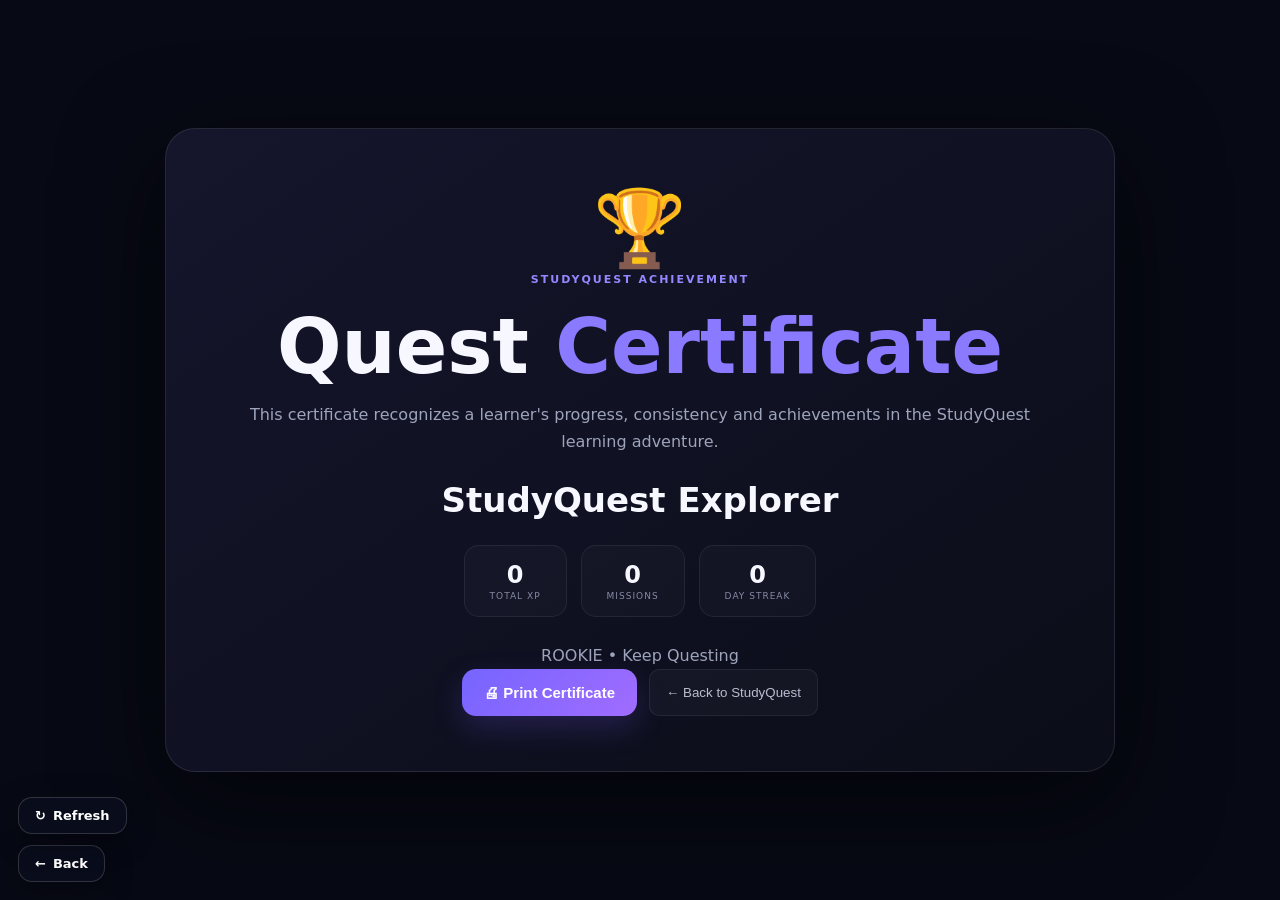
<file: certificate.html>
<!doctype html><html lang="en"><head><meta charset="utf-8"><meta name="viewport" content="width=device-width,initial-scale=1"><title>StudyQuest — Achievement Certificate</title><link rel="stylesheet" href="style.css"><link rel="stylesheet" href="background-music.css"><style>body{display:grid;place-items:center;min-height:100vh;padding:25px}.cert{width:min(950px,100%);padding:55px;text-align:center;border:1px solid #ffffff18;border-radius:30px;background:linear-gradient(145deg,#15152c,#0b0d18);box-shadow:0 30px 100px #0008}.cert h1{font-size:clamp(42px,7vw,76px);margin:10px}.cert h1 span{color:#897aff}.cert h2{font-size:28px;margin:20px 0 8px}.cert p{color:#9da4bb;line-height:1.7}.medal{font-size:75px}.name{font-size:34px;font-weight:900;margin:25px 0}.stats{display:flex;justify-content:center;gap:14px;flex-wrap:wrap;margin:25px}.stat{padding:15px 25px;border:1px solid #ffffff12;border-radius:15px;background:#ffffff06}.stat b{display:block;font-size:24px}.stat small{color:#858ba5}.actions{display:flex;justify-content:center;gap:12px;flex-wrap:wrap}@media print{body{background:white;color:#111}.cert{box-shadow:none;border:3px solid #111}.actions{display:none}.cert p{color:#333}}</style><link rel="stylesheet" href="navigation.css"></head><body data-back-fallback="home.html"><main class="cert"><div class="medal">🏆</div><div class="eyebrow">STUDYQUEST ACHIEVEMENT</div><h1>Quest <span>Certificate</span></h1><p>This certificate recognizes a learner's progress, consistency and achievements in the StudyQuest learning adventure.</p><div class="name" id="student">StudyQuest Explorer</div><div class="stats"><div class="stat"><b id="xp">0</b><small>TOTAL XP</small></div><div class="stat"><b id="done">0</b><small>MISSIONS</small></div><div class="stat"><b id="streak">0</b><small>DAY STREAK</small></div></div><p id="rank">Rookie Explorer</p><div class="actions"><button class="primary" onclick="window.print()">🖨 Print Certificate</button><button class="ghost" onclick="location.href='index.html'">← Back to StudyQuest</button></div></main><script>const g=k=>Number(localStorage.getItem(k)||0);document.getElementById('xp').textContent=g('sqXp');document.getElementById('done').textContent=['math','science','english','hindi','ss'].reduce((n,s)=>n+Math.max(0,Math.min(20,g('sqProgress_'+s,1)-1)),0);document.getElementById('streak').textContent=g('sqStreak');const n=+document.getElementById('done').textContent;document.getElementById('rank').textContent=n>=50?'LEGEND • Elite Learner':n>=30?'MASTER • Advanced Learner':n>=20?'CHAMPION • Quest Leader':n>=10?'EXPLORER • Rising Learner':'ROOKIE • Keep Questing';const p=localStorage.getItem('sqStudentProfile');if(p)try{const x=JSON.parse(p);if(x.name)document.getElementById('student').textContent=x.name}catch(e){}</script><script src="background-music.js"></script><script src="navigation.js"></script></body></html>
</file>
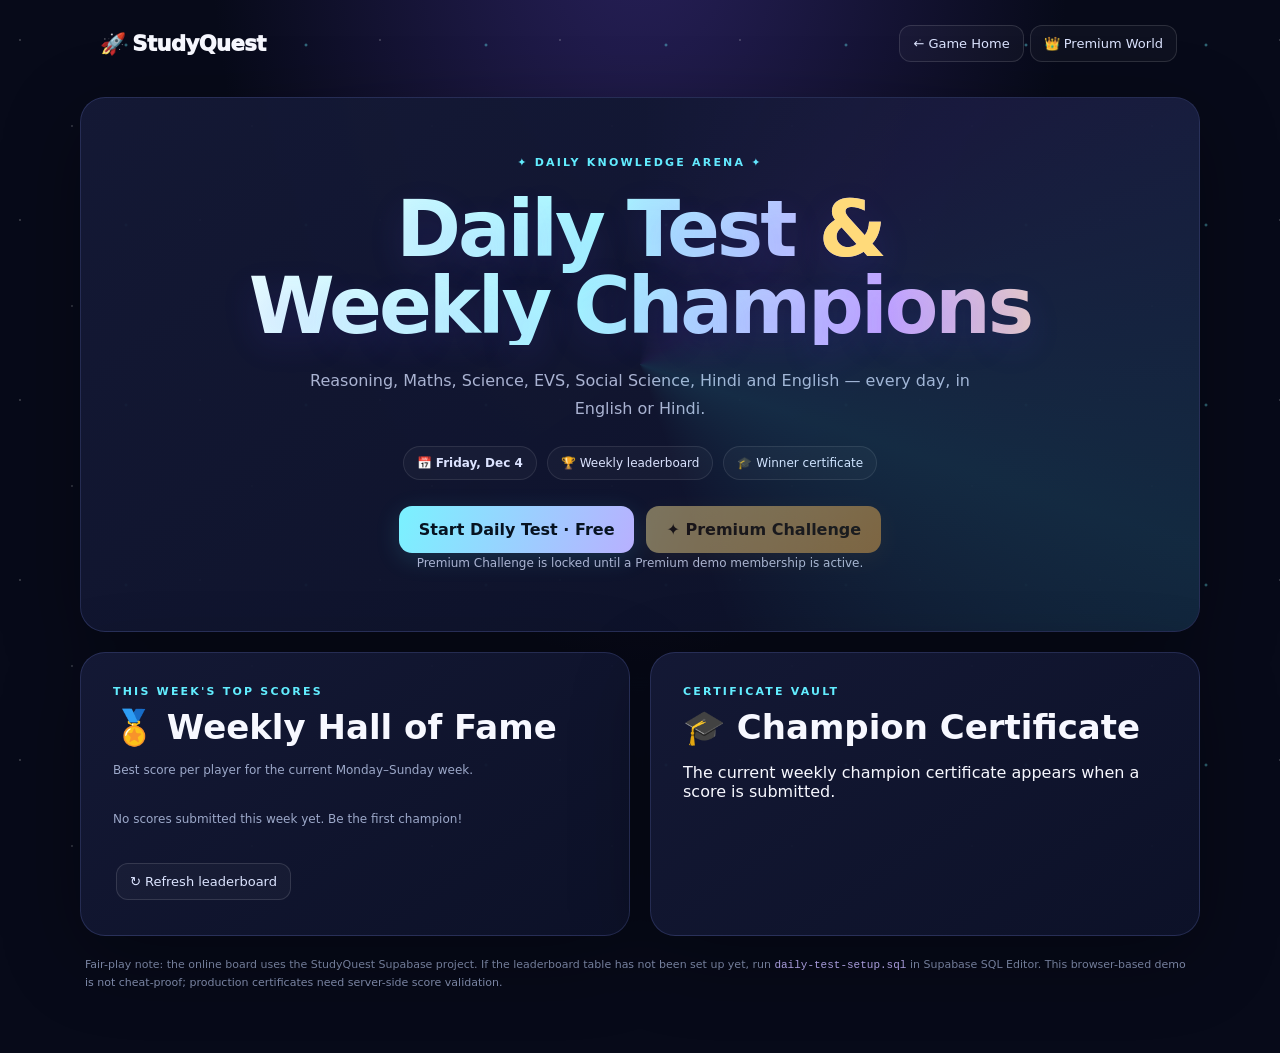
<file: daily-test.html>
<!doctype html>
<html lang="en"><head><meta charset="UTF-8"><meta name="viewport" content="width=device-width,initial-scale=1"><meta name="theme-color" content="#080b22"><title>Daily & Weekly Championship | StudyQuest</title><link rel="stylesheet" href="./daily-test.css"></head>
<body><div class="dt-stars"></div><header class="dt-top"><a class="dt-brand" href="./home.html">🚀 StudyQuest</a><div><a href="./home.html" class="dt-back">← Game Home</a><a href="./premium-world.html" class="dt-back">👑 Premium World</a></div></header>
<main class="dt-shell"><section class="dt-hero"><div class="dt-eyebrow">✦ DAILY KNOWLEDGE ARENA ✦</div><h1>Daily Test <span>&</span><br>Weekly Champions</h1><p>Reasoning, Maths, Science, EVS, Social Science, Hindi and English — every day, in English or Hindi.</p><div class="dt-meta"><span>📅 <b id="todayLabel">Today's challenge</b></span><span>🏆 Weekly leaderboard</span><span>🎓 Winner certificate</span></div><div class="dt-actions"><button id="startFree" class="dt-btn primary">Start Daily Test · Free</button><button id="startPremium" class="dt-btn premium">✦ Premium Challenge</button></div><p id="premiumHint" class="dt-note">Premium Challenge is available with an active Premium demo membership.</p></section>
<section class="dt-panel" id="testPanel" hidden><div class="dt-test-head"><div><span class="dt-eyebrow" id="modeLabel">DAILY TEST</span><h2 id="testTitle">Ready, Explorer?</h2></div><label class="dt-language">Language <select id="language"><option value="en">English</option><option value="hi">हिन्दी</option></select></label></div><div class="dt-progress"><i id="progressFill"></i></div><div class="dt-question-meta"><span id="questionNo">Question 1</span><span id="subjectTag">Reasoning</span><span id="scoreTag">Score: 0</span></div><h3 id="questionText"></h3><div id="optionList" class="dt-options"></div><div id="questionFeedback" class="dt-feedback" aria-live="polite"></div><div class="dt-test-foot"><button id="nextQuestion" class="dt-btn primary" disabled>Next →</button><button id="quitTest" class="dt-back">Exit test</button></div></section>
<section class="dt-panel" id="resultPanel" hidden><div class="dt-trophy">🏆</div><div class="dt-eyebrow">CHALLENGE COMPLETE</div><h2 id="resultHeading">Your result</h2><div class="dt-score-big" id="finalScore">0 / 14</div><p id="resultMessage"></p><label class="dt-name-label">Name for the leaderboard and certificate<input id="playerName" maxlength="40" placeholder="Enter your display name" autocomplete="nickname"></label><button id="submitScore" class="dt-btn primary">Save score & check leaderboard</button><p id="submitStatus" class="dt-note" aria-live="polite"></p><button id="retryTest" class="dt-btn premium">Try today's test again</button></section>
<section class="dt-board-grid"><article class="dt-panel"><div class="dt-eyebrow">THIS WEEK'S TOP SCORES</div><h2>🏅 Weekly Hall of Fame</h2><p class="dt-note">Best score per player for the current Monday–Sunday week.</p><div id="leaderboard" class="dt-leaderboard"><p>Loading leaderboard…</p></div><button id="refreshBoard" class="dt-back">↻ Refresh leaderboard</button></article><article class="dt-panel dt-certificate-panel"><div class="dt-eyebrow">CERTIFICATE VAULT</div><h2>🎓 Champion Certificate</h2><p id="certificateMessage">The current weekly champion's certificate will appear here when a score is available.</p><div id="certificate" class="dt-certificate" hidden><div class="cert-top">STUDYQUEST · WEEKLY CHAMPION</div><div class="cert-medal">🏆</div><h3>Certificate of Excellence</h3><p>This certificate is proudly presented to</p><strong id="certName"></strong><p>for achieving the highest verified submitted score in the StudyQuest Weekly Championship.</p><div class="cert-score" id="certScore"></div><small id="certWeek"></small><div class="cert-developer-signature" aria-label="Developer signature"><span class="cert-signature-mark">Rudra</span><span class="cert-signature-caption">SIGNATURE OF DEVELOPER</span></div><div class="cert-footer">LEARN · THINK · ACHIEVE</div></div><button id="printCertificate" class="dt-btn primary" hidden>Print / Save certificate</button></article></section>
<div class="dt-disclaimer">Fair-play note: the online board uses the StudyQuest Supabase project. If the leaderboard table has not been set up yet, run <code>daily-test-setup.sql</code> in Supabase SQL Editor. This browser-based demo is not cheat-proof; production certificates need server-side score validation.</div></main><script src="./daily-test.js"></script></body></html>
</file>
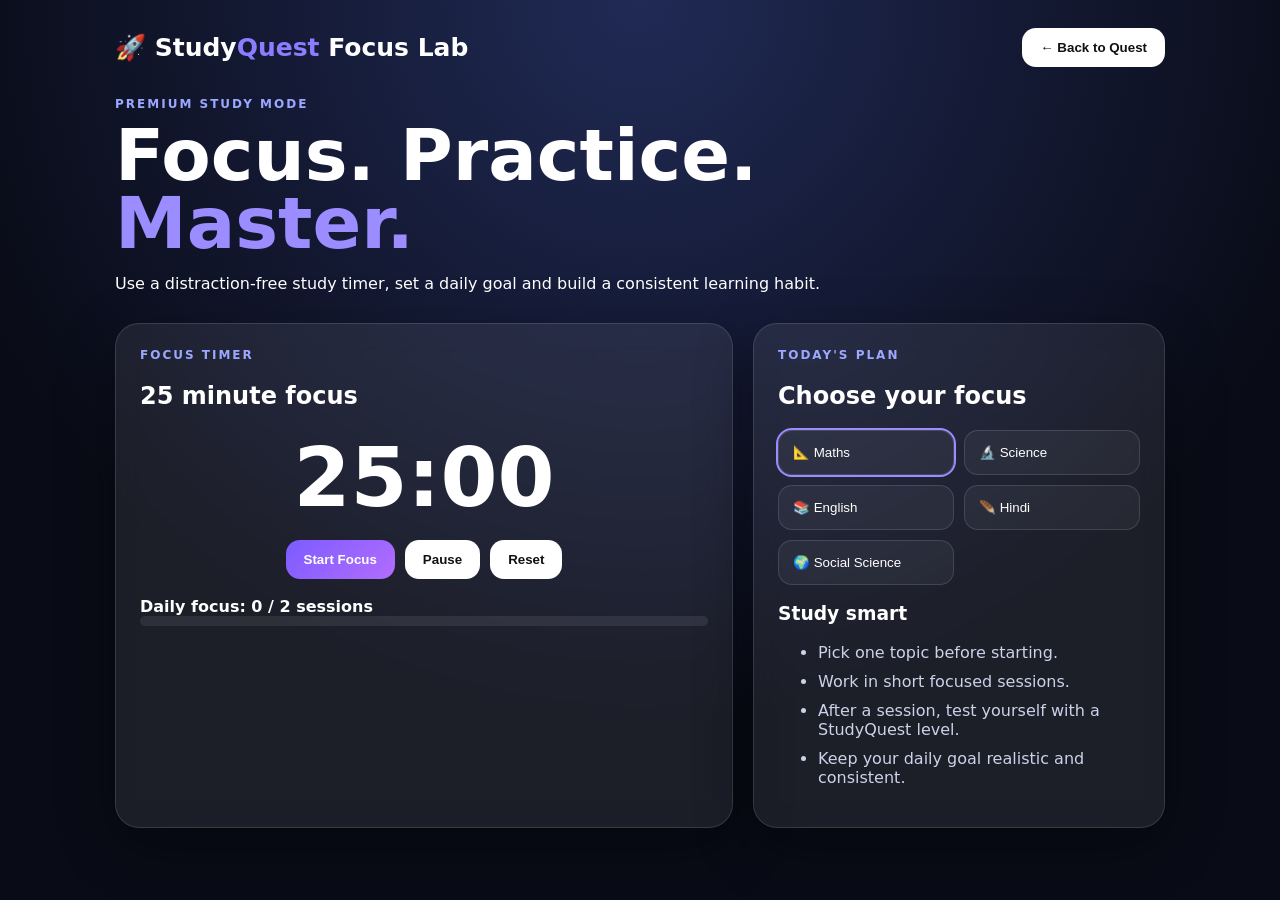
<file: focus.html>
<!DOCTYPE html><html lang="en"><head><meta charset="UTF-8"><meta name="viewport" content="width=device-width,initial-scale=1.0"><title>StudyQuest Focus Lab</title><style>body{margin:0;font-family:system-ui,Segoe UI,sans-serif;background:radial-gradient(circle at top,#202a55,#090b16 65%);color:#fff;min-height:100vh}.wrap{max-width:1050px;margin:auto;padding:28px}.top{display:flex;justify-content:space-between;align-items:center;gap:15px}.brand{font-size:25px;font-weight:900}.brand span{color:#8c7cff}.btn{border:0;border-radius:14px;padding:12px 18px;font-weight:800;cursor:pointer;background:#fff;color:#111}.hero{margin:30px 0}.eyebrow{letter-spacing:2px;font-size:12px;color:#9ca8ff;font-weight:900}.hero h1{font-size:clamp(38px,7vw,72px);line-height:.95;margin:10px 0}.hero h1 span{color:#9b8cff}.grid{display:grid;grid-template-columns:1.2fr .8fr;gap:20px}@media(max-width:800px){.grid{grid-template-columns:1fr}}.card{background:rgba(255,255,255,.08);border:1px solid rgba(255,255,255,.12);border-radius:24px;padding:24px;box-shadow:0 18px 60px #0005;backdrop-filter:blur(14px)}.timer{font-size:82px;font-weight:900;text-align:center;margin:15px 0}.controls{display:flex;justify-content:center;gap:10px;flex-wrap:wrap}.primary{background:linear-gradient(135deg,#7c5cff,#b26cff);color:#fff}.subject{display:grid;grid-template-columns:repeat(2,1fr);gap:10px;margin-top:15px}.subject button{padding:14px;border:1px solid #ffffff20;border-radius:14px;background:#ffffff0d;color:#fff;cursor:pointer;text-align:left}.subject button.active{outline:2px solid #9b8cff}.goal{margin-top:18px}.bar{height:10px;background:#ffffff15;border-radius:99px;overflow:hidden}.bar i{display:block;height:100%;width:0;background:linear-gradient(90deg,#7c5cff,#62e8bd);transition:.4s}.tips li{margin:10px 0;color:#cdd2e8}</style></head><body><div class="wrap"><div class="top"><div class="brand">🚀 Study<span>Quest</span> Focus Lab</div><button class="btn" onclick="location.href='index.html'">← Back to Quest</button></div><section class="hero"><div class="eyebrow">PREMIUM STUDY MODE</div><h1>Focus. Practice.<br><span>Master.</span></h1><p>Use a distraction-free study timer, set a daily goal and build a consistent learning habit.</p></section><div class="grid"><section class="card"><div class="eyebrow">FOCUS TIMER</div><h2 id="mode">25 minute focus</h2><div class="timer" id="time">25:00</div><div class="controls"><button class="btn primary" id="start">Start Focus</button><button class="btn" id="pause">Pause</button><button class="btn" id="reset">Reset</button></div><div class="goal"><b id="goalText">Daily focus: 0 / 2 sessions</b><div class="bar"><i id="goalBar"></i></div></div></section><section class="card"><div class="eyebrow">TODAY'S PLAN</div><h2>Choose your focus</h2><div class="subject" id="subjects"></div><div class="tips"><h3>Study smart</h3><ul><li>Pick one topic before starting.</li><li>Work in short focused sessions.</li><li>After a session, test yourself with a StudyQuest level.</li><li>Keep your daily goal realistic and consistent.</li></ul></div></section></div></div><script>const subjects=['📐 Maths','🔬 Science','📚 English','🪶 Hindi','🌍 Social Science'];let sec=1500,running=false,id=null,done=+localStorage.getItem('sqFocusSessions')||0;const time=document.getElementById('time'),start=document.getElementById('start'),bar=document.getElementById('goalBar'),goal=document.getElementById('goalText');document.getElementById('subjects').innerHTML=subjects.map((x,i)=>`<button ${i===0?'class="active"':''} onclick="pick(this)">${x}</button>`).join('');function pick(b){document.querySelectorAll('.subject button').forEach(x=>x.classList.remove('active'));b.classList.add('active')}function draw(){let m=Math.floor(sec/60),s=sec%60;time.textContent=String(m).padStart(2,'0')+':'+String(s).padStart(2,'0');goal.textContent=`Daily focus: ${Math.min(done,2)} / 2 sessions`;bar.style.width=Math.min(100,done/2*100)+'%'}start.onclick=()=>{if(running)return;running=true;id=setInterval(()=>{sec--;draw();if(sec<=0){clearInterval(id);running=false;done++;localStorage.setItem('sqFocusSessions',done);alert('🎉 Focus session complete! Great work.');sec=1500;draw()}},1000)};document.getElementById('pause').onclick=()=>{clearInterval(id);running=false};document.getElementById('reset').onclick=()=>{clearInterval(id);running=false;sec=1500;draw()};draw();</script></body></html>
</file>
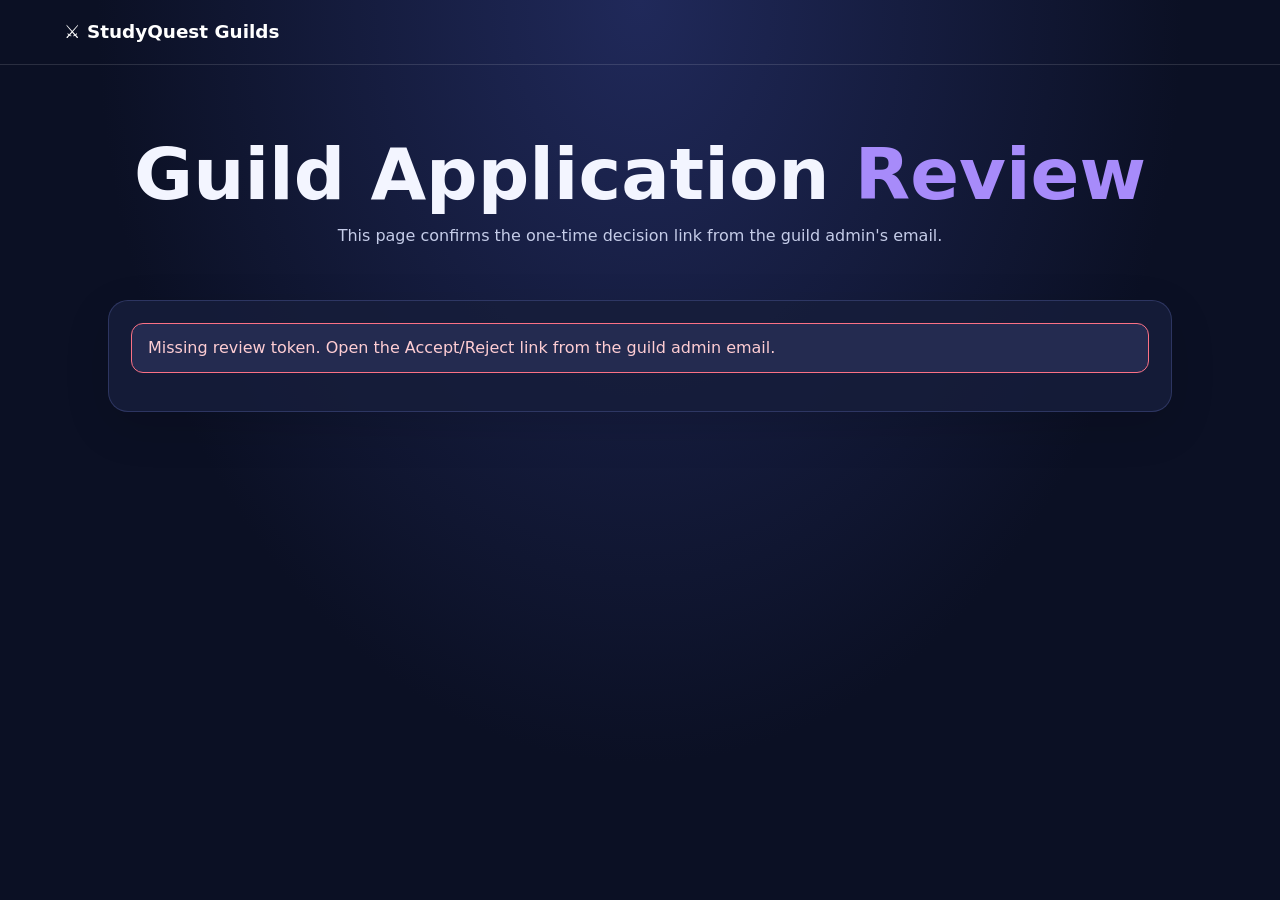
<file: guild-review.html>
<!doctype html>
<html lang="en"><head><meta charset="utf-8"><meta name="viewport" content="width=device-width,initial-scale=1"><meta name="theme-color" content="#10152e"><title>Review Guild Application — StudyQuest</title><link rel="stylesheet" href="guild.css"><script src="guild-config.js"></script></head>
<body><header><a class="brand" href="guild.html">⚔️ StudyQuest Guilds</a></header><main><section class="hero"><h1>Guild Application <span>Review</span></h1><p>This page confirms the one-time decision link from the guild admin's email.</p></section><section class="panel"><div id="reviewNotice" class="notice">Checking your secure review link…</div><p id="reviewDetail"></p><a id="backLink" href="guild.html" style="display:none">Return to Guild Hall</a></section></main>
<script>
(async()=>{
 const notice=document.getElementById('reviewNotice'),detail=document.getElementById('reviewDetail');
 const params=new URLSearchParams(location.search),token=params.get('token');
 if(!token){notice.className='notice error';notice.textContent='Missing review token. Open the Accept/Reject link from the guild admin email.';return;}
 notice.textContent='Processing your one-time decision…';
 try{
  const response=await fetch('https://cfoyqyplnmxsxyxyfdbb.supabase.co/functions/v1/guild-email',{
   method:'POST',headers:{'Content-Type':'application/json','apikey':window.SQ_GUILD_SUPABASE_ANON_KEY||''},
   body:JSON.stringify({action:'reviewEmailToken',token})
  });
  const result=await response.json();
  if(!response.ok)throw new Error(result.error||'The review link could not be processed.');
  notice.className='notice success';notice.textContent=result.message||'Decision saved.';
  detail.textContent='You can close this page or return to the Guild Hall.';
  document.getElementById('backLink').style.display='inline-block';
 }catch(e){notice.className='notice error';notice.textContent=e.message||'Review failed. Please contact the StudyQuest administrator.';}
})();
</script></body></html>
</file>
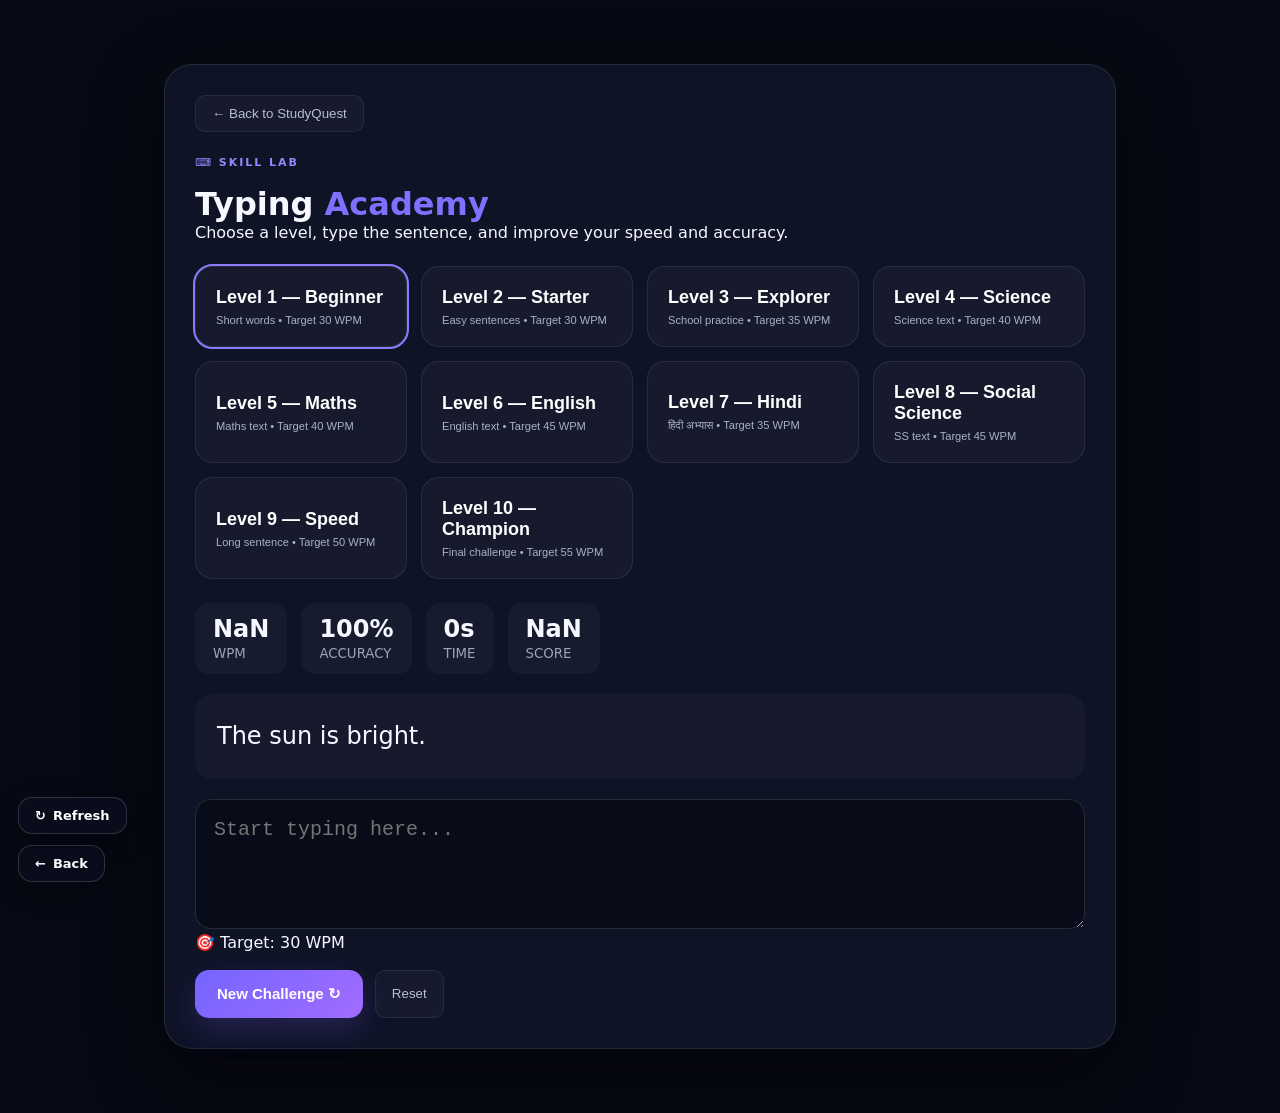
<file: typing.html>
<!doctype html><html lang="en"><head><meta charset="utf-8"><meta name="viewport" content="width=device-width,initial-scale=1"><title>StudyQuest — Typing Levels</title><link rel="stylesheet" href="style.css"><link rel="stylesheet" href="background-music.css"><style>.typing-wrap{max-width:1000px;margin:40px auto;padding:24px}.typing-card{background:#111528ee;border:1px solid #ffffff18;border-radius:28px;padding:30px;box-shadow:0 25px 80px #0007}.levels{display:grid;grid-template-columns:repeat(auto-fit,minmax(170px,1fr));gap:14px;margin:24px 0}.tlevel{padding:20px;border:1px solid #ffffff15;border-radius:18px;background:#ffffff08;color:#fff;text-align:left;cursor:pointer;transition:.2s}.tlevel:hover{transform:translateY(-4px)}.tlevel.active{outline:2px solid #8b7cff}.tlevel b{display:block;font-size:18px}.tlevel small{display:block;color:#aab0c4;margin-top:6px}.typing-text{font-size:24px;line-height:1.7;padding:22px;border-radius:18px;background:#ffffff08;margin:20px 0}.typing-input{width:100%;min-height:130px;resize:vertical;padding:18px;border-radius:16px;border:1px solid #ffffff20;background:#080b18;color:#fff;font-size:20px;outline:none}.typing-stats{display:flex;gap:14px;flex-wrap:wrap;margin:18px 0}.typing-stat{padding:12px 18px;border-radius:14px;background:#ffffff09}.typing-stat b{display:block;font-size:24px}.typing-stat small{color:#9da4bb}.typing-actions{display:flex;gap:12px;flex-wrap:wrap;margin-top:18px}.ok{color:#55dda2}.bad{color:#ff7887}</style><link rel="stylesheet" href="navigation.css"></head><body data-back-fallback="home.html"><div class="typing-wrap"><div class="typing-card"><button class="ghost" onclick="location.href='index.html'">← Back to StudyQuest</button><div class="eyebrow" style="margin-top:24px">⌨️ SKILL LAB</div><h1>Typing <span>Academy</span></h1><p>Choose a level, type the sentence, and improve your speed and accuracy.</p><div id="levels" class="levels"></div><div class="typing-stats"><div class="typing-stat"><b id="wpm">0</b><small>WPM</small></div><div class="typing-stat"><b id="accuracy">100%</b><small>ACCURACY</small></div><div class="typing-stat"><b id="time">0s</b><small>TIME</small></div><div class="typing-stat"><b id="score">0</b><small>SCORE</small></div></div><div id="target" class="typing-text"></div><textarea id="input" class="typing-input" placeholder="Start typing here..." spellcheck="false" autocomplete="off"></textarea><div id="status"></div><div class="typing-actions"><button class="primary" onclick="newChallenge()">New Challenge ↻</button><button class="ghost" onclick="resetPractice()">Reset</button></div></div></div><script>const levels=[['Beginner','Short words','The sun is bright.','30'],['Starter','Easy sentences','I like to learn new things.','30'],['Explorer','School practice','Students read books every day.','35'],['Science','Science text','Plants need sunlight, water and air to grow.','40'],['Maths','Maths text','Mathematics helps us understand numbers and patterns.','40'],['English','English text','Reading improves vocabulary and communication skills.','45'],['Hindi','हिंदी अभ्यास','अच्छी आदतें हमें रोज़ बेहतर सीखने में मदद करती हैं।','35'],['Social Science','SS text','India has many cultures, languages and traditions.','45'],['Speed','Long sentence','Practice typing carefully first, then increase your speed.','50'],['Champion','Final challenge','Learning becomes exciting when practice turns into a daily quest.','55']];let selected=0,start=0,done=false;const $=x=>document.getElementById(x);function renderLevels(){levels.forEach((v,i)=>{const b=document.createElement('button');b.className='tlevel'+(i===selected?' active':'');b.innerHTML=`<b>Level ${i+1} — ${v[0]}</b><small>${v[1]} • Target ${v[3]} WPM</small>`;b.onclick=()=>{selected=i;document.querySelectorAll('.tlevel').forEach(x=>x.classList.remove('active'));b.classList.add('active');newChallenge()};$('levels').appendChild(b)})}function newChallenge(){const v=levels[selected];$('target').textContent=v[2];$('input').value='';$('status').textContent=`🎯 Target: ${v[3]} WPM`;start=0;done=false;update()}function resetPractice(){newChallenge()}function update(){const typed=$('input').value,target=$('target').textContent;if(!start&&typed.length)start=Date.now();let correct=0;for(let i=0;i<typed.length&&i<target.length;i++)if(typed[i]===target[i])correct++;const acc=typed.length?Math.round(correct/typed.length*100):100;const elapsed=start?Math.max(1,(Date.now()-start)/1000):0;const wpm=Math.round((correct/5)/(elapsed/60));$('accuracy').textContent=Math.max(0,acc)+'%';$('wpm').textContent=wpm;$('time').textContent=Math.floor(elapsed)+'s';$('score').textContent=Math.max(0,Math.round(wpm*acc/100*10));if(typed===target&&!done){done=true;const targetW=+levels[selected][3];$('status').innerHTML=wpm>=targetW?`<p class="ok">🏆 Level ${selected+1} complete! Target reached.</p>`:`<p class="bad">Sentence complete. Reach ${targetW} WPM to master this level.</p>`}else if(typed.length>target.length){$('status').innerHTML='<p class="bad">Too many characters — check your typing.</p>'}else if(typed.length){$('status').textContent=`${correct}/${typed.length} characters correct • Target ${levels[selected][3]} WPM`}}$('input').addEventListener('input',update);setInterval(()=>{if(start&&!done)update()},500);renderLevels();newChallenge();</script><script src="background-music.js"></script><script src="navigation.js"></script></body></html>
</file>
<file: style.css>
*{box-sizing:border-box;margin:0;padding:0}body{font-family:Inter,system-ui,-apple-system,Segoe UI,sans-serif;background:#070914;color:#f7f8ff;min-height:100vh;overflow-x:hidden}.bg-orb{position:fixed;width:450px;height:450px;border-radius:50%;filter:blur(100px);opacity:.18;pointer-events:none;animation:orb 10s ease-in-out infinite alternate}.orb-one{background:#795cff;top:-180px;left:-130px}.orb-two{background:#00d9ff;right:-180px;bottom:-180px;animation-delay:-4s}#particles{position:fixed;inset:0;pointer-events:none;overflow:hidden;z-index:0}.particle{position:absolute;width:3px;height:3px;background:#fff;border-radius:50%;opacity:.45;animation:twinkle var(--d) ease-in-out infinite;left:var(--x);top:var(--y)}.topbar{height:76px;border-bottom:1px solid #ffffff12;background:#090c18d9;backdrop-filter:blur(18px);display:flex;align-items:center;justify-content:space-between;padding:0 6%;position:relative;z-index:3}.brand{font-size:22px;font-weight:800;display:flex;gap:10px;align-items:center}.brand>span:last-child>span,h1 span,h2 span{color:#8170ff}.brand-icon{font-size:25px;animation:rocket 2s ease-in-out infinite}.stats{display:flex;gap:25px}.stats div{display:flex;flex-direction:column;align-items:center;gap:2px}.stats small{font-size:9px;color:#7d839d;letter-spacing:1px}.stats b{font-size:14px}.screen{display:none;max-width:1180px;margin:auto;padding:55px 6% 35px;min-height:calc(100vh - 120px);position:relative;z-index:1}.screen.active{display:block;animation:screenIn .5s ease}.hero{display:grid;grid-template-columns:1.05fr .95fr;align-items:center;gap:50px;min-height:540px}.eyebrow{font-size:11px;letter-spacing:2px;color:#9488ff;font-weight:800;margin-bottom:16px}.hero h1{font-size:clamp(54px,7vw,86px);line-height:.98;letter-spacing:-4px}.hero p{color:#a7abc0;font-size:17px;line-height:1.7;max-width:560px;margin:25px 0 30px}.primary{border:0;border-radius:14px;background:linear-gradient(135deg,#7565ff,#a16cff);color:white;padding:15px 22px;font-size:15px;font-weight:800;cursor:pointer;box-shadow:0 12px 30px #765cff35;transition:.25s;position:relative;overflow:hidden}.primary:before{content:'';position:absolute;inset:0;background:linear-gradient(110deg,transparent 25%,#ffffff55 50%,transparent 75%);transform:translateX(-120%);animation:shine 3s infinite}.primary:hover{transform:translateY(-4px) scale(1.02);box-shadow:0 18px 40px #765cff66}.primary span{margin-left:18px}.pulse{animation:buttonPulse 2.4s infinite}.hero-card{height:430px;border:1px solid #ffffff14;border-radius:35px;background:radial-gradient(circle at 50% 40%,#292456,#101326 58%);position:relative;display:grid;place-items:center;overflow:hidden;box-shadow:inset 0 0 80px #6d5cff12,0 30px 80px #0005}.hero-card:after{content:'';position:absolute;width:260px;height:70px;border:1px solid #ffffff18;border-radius:50%;transform:rotate(-20deg);animation:orbit 7s linear infinite}.stars{position:absolute;top:35px;color:#aaa0ff;font-size:18px;letter-spacing:8px;animation:twinkle 2s infinite}.planet{font-size:165px;filter:drop-shadow(0 0 40px #7364ff66);animation:float 4s ease-in-out infinite}.hero-character{position:absolute;font-size:96px;bottom:55px;right:26%;z-index:2;filter:drop-shadow(0 15px 15px #0008);animation:heroFloat 3s ease-in-out infinite}.character-glow{position:absolute;width:100px;height:35px;background:#806cff55;filter:blur(18px);bottom:-3px;left:0;z-index:-1}.jet{position:absolute;bottom:48px;right:22%;font-size:45px;transform:rotate(-20deg);animation:jet 1.5s ease-in-out infinite}.floating-card{position:absolute;padding:11px 15px;background:#161a2d;border:1px solid #ffffff14;border-radius:12px;font-weight:700;font-size:12px;box-shadow:0 10px 30px #0008;animation:cardFloat 3s ease-in-out infinite}.fc1{top:70px;right:30px}.fc2{bottom:70px;left:25px;animation-delay:-1.2s}.features{display:grid;grid-template-columns:repeat(3,1fr);gap:14px}.features div{background:#ffffff06;border:1px solid #ffffff0d;padding:20px;border-radius:18px;display:grid;grid-template-columns:35px 1fr;gap:3px 10px;transition:.25s}.features div:hover{transform:translateY(-6px);background:#ffffff0b;border-color:#8170ff44}.features b{font-size:14px}.features small{color:#858ba5;grid-column:2;font-size:11px}.section-head,.quiz-top{display:flex;align-items:center;justify-content:space-between;margin-bottom:35px}.section-head h2{font-size:42px;letter-spacing:-2px}.ghost{background:#ffffff08;color:#b9bdd0;border:1px solid #ffffff12;padding:10px 16px;border-radius:10px;cursor:pointer;transition:.2s}.ghost:hover{background:#ffffff12;transform:translateY(-2px)}.subject-grid{display:grid;grid-template-columns:repeat(2,1fr);gap:18px}.subject{border:1px solid #ffffff12;border-radius:24px;text-align:left;padding:28px;background:#ffffff06;color:white;cursor:pointer;transition:.35s;min-height:210px;position:relative;overflow:hidden}.subject:before{content:'';position:absolute;width:160px;height:160px;border-radius:50%;background:#7867ff22;right:-60px;top:-60px;filter:blur(4px)}.subject:hover{transform:translateY(-8px) scale(1.015);border-color:#796cff88;box-shadow:0 20px 50px #0005}.subject-icon{font-size:42px;margin-bottom:20px;transition:.4s}.subject:hover .subject-icon{transform:scale(1.18) rotate(-8deg)}.subject h3{font-size:24px}.subject p{color:#8e94aa;margin:8px 0 20px}.subject strong{font-size:12px;color:#9589ff}.mini-character{position:absolute;right:25px;bottom:18px;font-size:60px;filter:drop-shadow(0 8px 8px #0007);animation:miniFloat 2.5s ease-in-out infinite}.level-grid{display:grid;grid-template-columns:repeat(3,1fr);gap:15px}.level-card{min-height:110px;border:1px solid #ffffff12;border-radius:18px;background:#ffffff06;color:#fff;padding:18px;display:grid;grid-template-columns:48px 1fr;gap:12px;text-align:left;cursor:pointer;transition:.3s;position:relative;overflow:hidden}.level-card:hover:not(:disabled){transform:translateY(-6px);border-color:#8170ff88;background:#ffffff0b;box-shadow:0 16px 35px #0005}.level-card.current{border-color:#8170ff66;box-shadow:0 0 28px #7565ff18}.level-card.done{border-color:#35d99a44}.level-card:disabled{cursor:not-allowed;opacity:.42}.level-number{width:48px;height:48px;border-radius:14px;display:grid;place-items:center;background:#ffffff0b;font-size:18px;font-weight:900}.done .level-number{background:#35d99a22;color:#55dda2}.current .level-number{background:#7867ff33;color:#b7afff}.level-card b,.level-card small{display:block}.level-card b{font-size:14px}.level-card small{color:#858ba5;margin-top:5px;font-size:11px;line-height:1.3}.level-card em{position:absolute;right:13px;bottom:12px;font-style:normal;font-size:8px;letter-spacing:1px;color:#888fa6}.current em{color:#9c91ff}.done em{color:#55dda2}.quiz-top{gap:20px}.progress-wrap{width:min(480px,50%);display:flex;align-items:center;gap:12px}.progress{height:8px;background:#ffffff0d;border-radius:20px;overflow:hidden;flex:1}.progress i{display:block;height:100%;width:20%;background:linear-gradient(90deg,#6f60ff,#00d4ff);transition:.4s;box-shadow:0 0 12px #7164ff}.progress-wrap span{font-size:11px;color:#8b91a7}.lives{letter-spacing:3px}.quiz-card{max-width:800px;margin:30px auto;background:#111528dd;border:1px solid #ffffff12;border-radius:28px;padding:45px;position:relative;text-align:center;box-shadow:0 30px 70px #0006}.quiz-card:before{content:'';position:absolute;inset:-1px;border-radius:28px;background:linear-gradient(120deg,#ffffff10,transparent,#8170ff15);pointer-events:none}.quiz-avatar{font-size:60px;animation:heroFloat 2.8s ease-in-out infinite}.quiz-label{font-size:11px;color:#8e83ff;letter-spacing:2px;font-weight:800}.level-chip{display:inline-block;margin-top:12px;padding:7px 12px;border-radius:999px;background:#7867ff18;border:1px solid #7867ff33;color:#aaa1ff;font-size:10px;font-weight:800}.timer{position:absolute;right:25px;top:22px;background:#ffffff08;border-radius:20px;padding:8px 13px;font-size:12px;color:#bfc4d5}.quiz-card h2{font-size:30px;line-height:1.35;margin:25px auto 30px;max-width:650px}.answers{display:grid;grid-template-columns:repeat(2,1fr);gap:12px}.answer{padding:17px;border:1px solid #ffffff12;background:#ffffff05;color:#eef0f8;border-radius:13px;cursor:pointer;font-weight:700;transition:.25s;position:relative;overflow:hidden}.answer:hover{border-color:#796cff;background:#796cff12;transform:translateY(-3px)}.answer.correct{border-color:#3ddc97;background:#3ddc9720;animation:correct .45s ease}.answer.wrong{border-color:#ff6577;background:#ff657715;animation:wrong .4s ease}.feedback{min-height:28px;margin-top:18px;font-size:13px;font-weight:700}.result-card{max-width:650px;margin:50px auto;text-align:center;background:#111528ee;border:1px solid #ffffff12;border-radius:30px;padding:50px;box-shadow:0 30px 90px #0007;animation:resultPop .7s cubic-bezier(.2,.8,.2,1)}.trophy{font-size:80px;margin-bottom:5px;animation:trophy 1.8s ease-in-out infinite}.victory-character{font-size:65px;animation:heroFloat 2s ease-in-out infinite}.result-card h2{font-size:42px}.result-card p{color:#999fb5;margin:12px 0 30px}.result-stats{display:grid;grid-template-columns:repeat(3,1fr);gap:12px;margin-bottom:30px}.result-stats div{background:#ffffff06;padding:18px;border-radius:14px}.result-stats b,.result-stats small{display:block}.result-stats b{font-size:23px}.result-stats small{font-size:9px;color:#858ba0;letter-spacing:1px;margin-top:4px}.result-actions{display:flex;justify-content:center;gap:12px;flex-wrap:wrap}@keyframes float{50%{transform:translateY(-15px) rotate(2deg)}}@keyframes heroFloat{50%{transform:translateY(-14px) rotate(2deg)}}@keyframes miniFloat{50%{transform:translateY(-8px)}}@keyframes cardFloat{50%{transform:translateY(-7px)}}@keyframes rocket{50%{transform:translateY(-4px) rotate(-5deg)}}@keyframes jet{50%{transform:rotate(-20deg) translateX(8px)}}@keyframes orbit{to{transform:rotate(340deg)}}@keyframes twinkle{0%,100%{opacity:.15;transform:scale(.7)}50%{opacity:.8;transform:scale(1.5)}}@keyframes shine{55%,100%{transform:translateX(120%)}}@keyframes buttonPulse{50%{box-shadow:0 15px 42px #765cff66}}@keyframes screenIn{from{opacity:0;transform:translateY(12px)}to{opacity:1;transform:none}}@keyframes resultPop{from{opacity:0;transform:scale(.9) translateY(20px)}to{opacity:1;transform:none}}@keyframes trophy{50%{transform:translateY(-8px) rotate(4deg)}}@keyframes correct{50%{transform:scale(1.04)}}@keyframes wrong{25%,75%{transform:translateX(-5px)}50%{transform:translateX(5px)}}@keyframes orb{to{transform:translate(70px,30px) scale(1.15)}}@keyframes burst{to{transform:translate(calc(-50% + var(--dx)),calc(-50% + var(--dy))) scale(.2);opacity:0}}@media(max-width:900px){.level-grid{grid-template-columns:repeat(2,1fr)}}@media(max-width:800px){.hero{grid-template-columns:1fr}.hero-card{height:310px}.features{grid-template-columns:1fr}.subject-grid,.level-grid{grid-template-columns:1fr}.answers{grid-template-columns:1fr}.stats{gap:12px}.quiz-card{padding:30px 20px}.section-head h2{font-size:32px}.hero h1{letter-spacing:-3px}.screen{padding-top:35px}}
</file>
<file: background-music.css>
.sq-music-button{
position:fixed;right:20px;bottom:20px;z-index:9999;
display:flex;align-items:center;gap:8px;padding:11px 16px;
border:1px solid rgba(255,255,255,.2);border-radius:999px;
background:rgba(9,14,35,.82);color:#fff;backdrop-filter:blur(14px);
box-shadow:0 10px 30px rgba(0,0,0,.28);cursor:pointer;
font:700 13px/1 system-ui,sans-serif;transition:.2s ease;
}
.sq-music-button:hover{transform:translateY(-2px);box-shadow:0 14px 34px rgba(0,0,0,.36)}
.sq-music-icon{font-size:18px;line-height:1}
.sq-music-label{white-space:nowrap}
@media(max-width:600px){.sq-music-button{right:12px;bottom:12px;padding:10px 13px}.sq-music-label{display:none}}
</file>
<file: navigation.css>
/* StudyQuest universal back navigation */
.sq-back-btn{position:fixed;left:18px;bottom:18px;z-index:10000;display:flex;align-items:center;gap:7px;padding:11px 16px;border:1px solid rgba(255,255,255,.16);border-radius:14px;background:rgba(10,14,30,.82);color:#fff;font:800 13px/1 system-ui,sans-serif;cursor:pointer;backdrop-filter:blur(12px);box-shadow:0 8px 30px rgba(0,0,0,.3);transition:.2s}.sq-back-btn:hover{transform:translateY(-3px);box-shadow:0 12px 34px rgba(124,58,237,.3)}.sq-back-btn:active{transform:scale(.96)}@media(max-width:600px){.sq-back-btn{left:12px;bottom:12px;padding:10px 13px;font-size:12px}}
.sq-refresh-btn{position:fixed;left:18px;bottom:66px;z-index:10000;display:flex;align-items:center;gap:7px;padding:11px 16px;border:1px solid rgba(255,255,255,.16);border-radius:14px;background:rgba(10,14,30,.82);color:#fff;font:800 13px/1 system-ui,sans-serif;cursor:pointer;backdrop-filter:blur(12px);box-shadow:0 8px 30px rgba(0,0,0,.3);transition:.2s}.sq-refresh-btn:hover{transform:translateY(-3px);box-shadow:0 12px 34px rgba(34,211,238,.25)}.sq-refresh-btn:active{transform:scale(.96)}.sq-refresh-btn.spinning span{animation:sqSpin .55s linear}@keyframes sqSpin{to{transform:rotate(360deg)}}@media(max-width:600px){.sq-refresh-btn{left:12px;bottom:60px;padding:10px 13px;font-size:12px}}
</file>
<file: daily-test.css>
:root{color-scheme:dark;--bg:#070a19;--panel:#10162d;--cyan:#62edff;--purple:#a28bff;--gold:#ffda7a;--muted:#aab3d2;--white:#f7f8ff}*{box-sizing:border-box}body{margin:0;min-height:100vh;background:radial-gradient(ellipse at 50% -15%,#29215d 0,transparent 48%),#070a19;color:var(--white);font-family:Inter,system-ui,Segoe UI,sans-serif}.dt-stars{position:fixed;inset:0;pointer-events:none;z-index:-1;background-image:radial-gradient(1px 1px at 20px 40px,#fff9,transparent),radial-gradient(2px 2px at 70% 25%,#6aefff99,transparent),radial-gradient(1px 1px at 40% 70%,#fff8,transparent);background-size:180px 180px;animation:stars 22s linear infinite}@keyframes stars{to{background-position:180px 180px}}a{color:inherit;text-decoration:none}.dt-top{max-width:1120px;margin:auto;padding:22px 20px;display:flex;justify-content:space-between;gap:12px;align-items:center}.dt-brand{font-weight:950;font-size:21px;letter-spacing:-.5px}.dt-back{display:inline-flex;align-items:center;gap:7px;border:1px solid #ffffff20;background:#ffffff08;color:#dce4ff;padding:10px 13px;border-radius:12px;cursor:pointer;font:inherit;font-size:13px;margin:3px}.dt-shell{width:min(1120px,calc(100% - 30px));margin:10px auto 60px}.dt-hero,.dt-panel{border:1px solid #8b9aff30;background:linear-gradient(145deg,#151a37eF,#0d1229f2);border-radius:25px;box-shadow:0 22px 80px #0005;position:relative;overflow:hidden}.dt-hero{padding:clamp(25px,5vw,58px);text-align:center;transform-style:preserve-3d}.dt-hero:before{content:'';position:absolute;inset:-60%;background:conic-gradient(from 0deg,transparent,#8a5cff12,#42eaff1c,transparent 45%);animation:rotate 18s linear infinite;pointer-events:none}@keyframes rotate{to{transform:rotate(360deg)}}.dt-eyebrow{color:var(--cyan);font-size:11px;font-weight:900;letter-spacing:2.2px}.dt-hero h1{position:relative;font-size:clamp(42px,8vw,78px);line-height:.99;letter-spacing:-3px;margin:22px 0;background:linear-gradient(100deg,#fff,#a6f7ff 45%,#c4a7ff 75%,#ffe49a);color:transparent;background-clip:text;text-shadow:0 12px 35px #5a4aff24}.dt-hero h1 span{color:var(--gold)}.dt-hero>p{color:var(--muted);max-width:680px;margin:0 auto;line-height:1.7}.dt-meta{display:flex;justify-content:center;flex-wrap:wrap;gap:10px;margin:24px 0}.dt-meta span{padding:9px 13px;border:1px solid #ffffff18;background:#ffffff08;border-radius:99px;font-size:12px;color:#dce3ff}.dt-actions{display:flex;justify-content:center;gap:12px;flex-wrap:wrap;margin-top:26px}.dt-btn{border:0;border-radius:13px;padding:14px 20px;font-weight:900;cursor:pointer;transition:transform .2s,box-shadow .2s;font:inherit;font-weight:850}.dt-btn:hover:not(:disabled){transform:translateY(-3px);box-shadow:0 12px 28px #0005}.dt-btn:disabled{opacity:.45;cursor:not-allowed}.dt-btn.primary{color:#071321;background:linear-gradient(110deg,#7af2ff,#b8b0ff);box-shadow:0 6px 24px #50dfff25}.dt-btn.premium{color:#241600;background:linear-gradient(110deg,#ffe99a,#ffb84f);box-shadow:0 6px 24px #ffca5a20}.dt-note{font-size:12px;color:#9ca8c9;line-height:1.6}.dt-panel{padding:clamp(20px,3vw,32px);margin-top:20px}.dt-test-head{display:flex;align-items:center;justify-content:space-between;gap:15px}.dt-panel h2{margin:9px 0 14px;font-size:clamp(23px,4vw,34px)}.dt-language{font-size:12px;color:var(--muted)}select,input{font:inherit;color:var(--white);background:#080d21;border:1px solid #6674a855;border-radius:10px;padding:10px}.dt-progress{height:7px;background:#ffffff12;border-radius:9px;overflow:hidden;margin:22px 0}.dt-progress i{display:block;width:0;height:100%;background:linear-gradient(90deg,var(--cyan),var(--purple),var(--gold));transition:width .25s}.dt-question-meta{display:flex;justify-content:space-between;gap:10px;flex-wrap:wrap;color:#aab5d8;font-size:12px}.dt-question-meta span:nth-child(2){color:var(--cyan);font-weight:800}.dt-panel h3#questionText{font-size:clamp(19px,3vw,27px);line-height:1.45;margin:24px 0}.dt-options{display:grid;grid-template-columns:repeat(2,minmax(0,1fr));gap:12px}.dt-option{padding:16px;text-align:left;background:#ffffff07;color:var(--white);border:1px solid #ffffff1c;border-radius:14px;cursor:pointer;min-height:60px}.dt-option:hover{border-color:#62edff88;background:#62edff0d}.dt-option.chosen{border-color:var(--cyan);background:#62edff18}.dt-option.correct{border-color:#68e7a0;background:#42db8b17}.dt-option.wrong{border-color:#ff8799;background:#ff647717}.dt-feedback{min-height:26px;margin-top:15px;color:var(--gold);font-size:13px}.dt-test-foot{display:flex;justify-content:space-between;align-items:center;gap:10px;margin-top:14px}.dt-score-big{font-size:clamp(42px,8vw,68px);font-weight:950;color:var(--gold);margin:12px 0}.dt-name-label{display:grid;gap:8px;max-width:420px;color:#d5ddf6;font-size:13px;margin:18px 0}.dt-name-label input{width:100%}.dt-board-grid{display:grid;grid-template-columns:1fr 1fr;gap:20px}.dt-leaderboard{display:grid;gap:8px;margin:18px 0}.dt-row{display:grid;grid-template-columns:36px 1fr auto;align-items:center;gap:10px;padding:12px;border:1px solid #ffffff13;background:#ffffff06;border-radius:12px}.dt-rank{font-weight:950;color:var(--gold)}.dt-row small{display:block;color:#aab3d2;margin-top:4px}.dt-row strong{font-size:14px}.dt-row .points{color:var(--cyan);font-weight:900}.dt-certificate{background:linear-gradient(140deg,#f9f2d9,#fffdf3 50%,#e8e3ff);color:#24234a;border:5px double #c6a65b;border-radius:9px;text-align:center;padding:24px 15px;margin:18px 0;box-shadow:0 15px 35px #0005}.cert-top,.cert-footer{font-size:10px;letter-spacing:2px;font-weight:950;color:#77622b}.cert-medal{font-size:38px;margin:12px}.dt-certificate h3{font-family:Georgia,serif;font-size:25px;margin:5px;color:#352765}.dt-certificate p{font-family:Georgia,serif;line-height:1.5;font-size:12px}.dt-certificate strong{display:block;font-family:Georgia,serif;font-size:26px;color:#8a6321;border-bottom:1px solid #c7ad72;padding:8px;margin:10px auto;overflow-wrap:anywhere}.cert-score{font-weight:900;margin:8px}.dt-certificate small{display:block;color:#5e5875;margin:10px}.cert-footer{border-top:1px solid #d5c18c;padding-top:12px}.dt-disclaimer{font-size:11px;color:#8591b2;line-height:1.7;margin:20px 5px}.dt-disclaimer code{color:#c4b6ff}@media(max-width:720px){.dt-board-grid{grid-template-columns:1fr}.dt-options{grid-template-columns:1fr}.dt-top{align-items:flex-start}.dt-top>div{display:grid}.dt-hero h1{letter-spacing:-1.5px}.dt-test-head{align-items:flex-start;flex-direction:column}}@media print{body{background:white;color:#222}.dt-top,.dt-hero,.dt-panel:not(.dt-certificate-panel),.dt-disclaimer,.dt-certificate-panel>.dt-eyebrow,.dt-certificate-panel>h2,.dt-certificate-panel>p,.dt-certificate-panel>button{display:none!important}.dt-shell,.dt-board-grid,.dt-certificate-panel{display:block!important;margin:0;padding:0;border:0;box-shadow:none;background:white}.dt-certificate{display:block!important;max-width:760px;margin:25px auto;box-shadow:none;break-inside:avoid}.dt-certificate-panel{visibility:visible!important}}
/* Fix: keep answer choices clearly visible on every screen */
#optionList.dt-options{display:grid!important;grid-template-columns:repeat(2,minmax(0,1fr));gap:12px;visibility:visible!important;opacity:1!important;min-height:1px;position:relative;z-index:2;}
#optionList .dt-option{display:block!important;visibility:visible!important;opacity:1!important;width:100%;min-height:60px;padding:16px;text-align:left;background:#171f3d!important;color:#f7f8ff!important;border:1px solid #62edff70!important;border-radius:14px;cursor:pointer;white-space:normal;overflow-wrap:anywhere;font-size:16px;line-height:1.45;}
#optionList .dt-option:disabled{opacity:1!important;cursor:default;}
#optionList .dt-option.correct{background:#12422f!important;border-color:#68e7a0!important;}
#optionList .dt-option.wrong{background:#4a202d!important;border-color:#ff8799!important;}
@media(max-width:720px){#optionList.dt-options{grid-template-columns:1fr;}}

/* Small developer signature on every generated weekly champion certificate */
.cert-developer-signature{display:flex;flex-direction:column;align-items:center;gap:1px;margin:9px auto 10px;max-width:180px;color:#55416c;}
.cert-signature-mark{font-family:"Segoe Script","Brush Script MT",cursive;font-size:24px;font-style:italic;font-weight:700;line-height:1.05;transform:rotate(-5deg);border-bottom:1px solid #9b8b6b;padding:0 16px 2px;min-width:100px;}
.cert-signature-caption{font-family:Arial,sans-serif;font-size:6px!important;letter-spacing:1.1px;color:#5e5875!important;font-weight:800;line-height:1.3;}
@media print{.cert-developer-signature{break-inside:avoid;}}
</file>
<file: guild.css>
*{box-sizing:border-box}body{margin:0;background:radial-gradient(ellipse at top,#20295a,#0b1024 60%);color:#f3f5ff;font:16px/1.5 system-ui,Segoe UI,sans-serif;min-height:100vh}header{display:flex;justify-content:space-between;align-items:center;padding:18px max(5vw,18px);border-bottom:1px solid #ffffff20}a{color:#b7c8ff;text-decoration:none}.brand{font-weight:900;font-size:1.15rem;color:white}main{max-width:1100px;margin:auto;padding:24px 18px 60px}.hero{text-align:center;padding:36px 0}.eyebrow{letter-spacing:.16em;font-size:.75rem;color:#a7b6ff;font-weight:800}.hero h1{font-size:clamp(2.6rem,7vw,4.5rem);line-height:1.05;margin:12px}.hero h1 span{color:#a78bfa}.hero p{max-width:750px;margin:0 auto;color:#c5cce8}.panel{background:#171d3bdc;border:1px solid #8a9cff35;border-radius:20px;padding:22px;margin:16px 0;box-shadow:0 15px 45px #0002}.panel h2{margin:0 0 16px}.grid{display:grid;grid-template-columns:repeat(2,minmax(0,1fr));gap:16px}.grid .panel{margin:0}label{display:block;font-size:.9rem;color:#d6dcff;margin:12px 0}input,select{display:block;width:100%;margin-top:6px;padding:12px 13px;border-radius:10px;border:1px solid #59638d;background:#0e1430;color:white;font:inherit}button{border:0;border-radius:11px;padding:12px 16px;font-weight:800;cursor:pointer}.primary{background:linear-gradient(110deg,#8b5cf6,#4f8cff);color:white;width:100%;margin:10px 0}.primary:hover{filter:brightness(1.1)}small{display:block;color:#9fa9d3;margin-top:10px}.notice{padding:12px 16px;border:1px solid #7d8cff55;background:#242b50;border-radius:12px;color:#dbe3ff}.guild-list{display:grid;grid-template-columns:repeat(auto-fit,minmax(230px,1fr));gap:12px;margin-top:14px}.guild-card{border:1px solid #6473a055;border-radius:14px;padding:16px;background:#0f1530}.guild-card h3{margin:0 0 6px}.stats{display:flex;gap:8px;flex-wrap:wrap;margin:10px 0}.pill{font-size:.78rem;background:#343d6b;padding:5px 9px;border-radius:999px}.guild-card button{background:#d6d9ff;color:#171b3d}.question-row{border:1px solid #515c8a;border-radius:12px;padding:12px;margin:10px 0}.question-row strong{display:block;margin-bottom:6px}.question-row input{margin:7px 0}.notice.error{border-color:#fb7185;color:#fecdd3}.notice.success{border-color:#6ee7b7;color:#d1fae5}@media(max-width:760px){.grid{grid-template-columns:1fr}.hero{padding:25px 0}.panel{padding:16px}}
</file>
